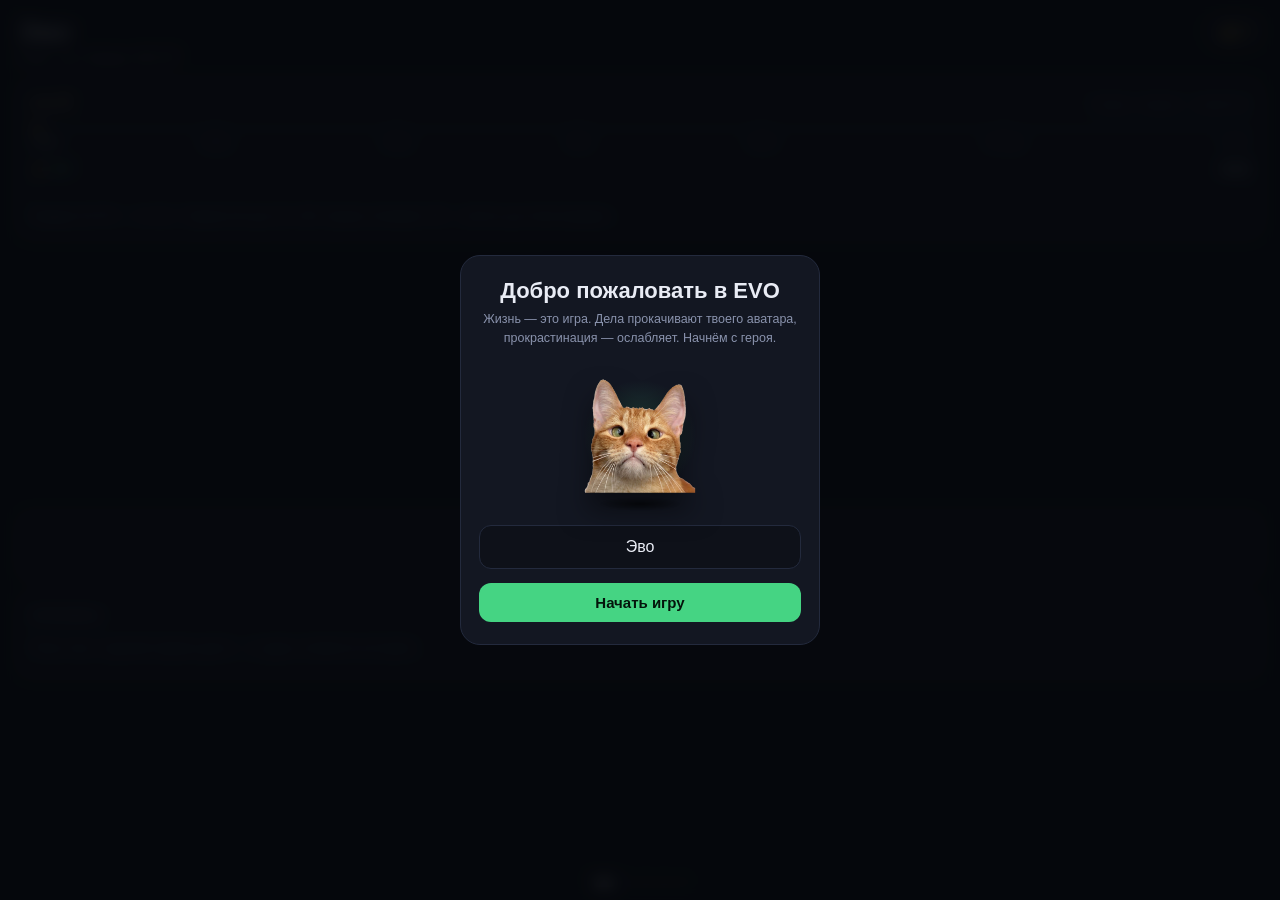
<file: index.html>
<!doctype html>
<html lang="ru">
<head>
  <meta charset="utf-8">
  <meta name="viewport" content="width=device-width, initial-scale=1, viewport-fit=cover, user-scalable=no">
  <title>EVO — жизнь как игра</title>
  <meta name="description" content="Игра-трекер против прокрастинации. Прокачивай аватара, копи ХП и баллы, меняй их на реальные награды.">
  <meta name="theme-color" content="#0a0c12">
  <link rel="manifest" href="manifest.webmanifest">
  <link rel="icon" href="icon-192.png">
  <link rel="apple-touch-icon" href="icon-192.png">
  <meta name="apple-mobile-web-app-capable" content="yes">
  <meta name="mobile-web-app-capable" content="yes">
  <meta name="apple-mobile-web-app-status-bar-style" content="black-translucent">
  <meta name="apple-mobile-web-app-title" content="EVO">
  <link rel="stylesheet" href="styles.css">
</head>
<body>

  <div class="pages" id="pages">

    <!-- ==================== 1. АВАТАР ==================== -->
    <section class="page" id="page-home">
      <header class="page-head">
        <div class="ph-left">
          <h1 id="avName">Эво</h1>
          <p class="stage-line" id="avStage">—</p>
        </div>
        <div class="chip coins-chip" id="coinsChip">💰 0</div>
      </header>

      <div class="card lvl-card">
        <div class="lvl-top">
          <span class="lvl-badge">LVL <b id="lvlNum">0</b></span>
          <span class="lvl-note">7 форм · каждая — новый кот</span>
        </div>
        <div class="lvl-track" id="lvlTrack">
          <div class="lvl-fill" id="lvlFill"></div>
        </div>
        <div class="xp-top">
          <span class="xp-lbl">⚡ XP</span>
          <span class="xp-num" id="xpNum">0/100</span>
        </div>
        <div class="xp-bar">
          <div class="xp-fill" id="xpFill"></div>
        </div>
        <p class="hint" style="margin:8px 0 0">Каждые 20 XP — +1 LVL. 7 форм кота до LVL 100. Срывы отнимают XP — вплоть до отката формы.</p>
      </div>

      <div class="avatar-stage" id="avatarBox">
        <div class="avatar-glow" id="avatarGlow"></div>
        <div class="hang"><img id="avatarImg" alt="Аватар" draggable="false"></div>
        <div class="floor-shadow"></div>
      </div>

      <div class="card today-card">
        <div class="today-line" id="todayLine">—</div>
        <div class="today-sub" id="todaySub">—</div>
      </div>

      <div class="card feed-card">
        <h3 class="card-title">Хроника</h3>
        <ul class="feed" id="feed"></ul>
      </div>
    </section>

    <!-- ==================== 2. ДЕЛА ==================== -->
    <section class="page" id="page-deeds">
      <header class="page-head">
        <div class="ph-left">
          <h1>Дела</h1>
          <p class="stage-line">Серийные и спонтанные</p>
        </div>
        <div class="chip coins-chip" id="coinsChip2">💰 0</div>
      </header>

      <div class="card week-card">
        <div class="week-top">
          <span>🎯 Неделя: <b id="weekNum">0/10</b> дел</span>
          <span class="week-prize" id="weekPrize">приз 20 💰</span>
        </div>
        <div class="goal-bar"><div class="goal-fill" id="weekFill"></div></div>
      </div>

      <div class="card">
        <h3 class="card-title">Серийные дела</h3>
        <p class="hint">Ежедневные привычки. Пропустил — теряешь серию и ХП. Выполнено сегодня — жми ещё раз, чтобы отменить.</p>
        <div id="deedList" class="deed-list"></div>
        <form id="deedForm" class="add-form" autocomplete="off">
          <input id="deedEmoji" placeholder="😎" maxlength="4" title="Эмодзи">
          <input id="deedName" placeholder="Новое дело (спорт, чтение…)" maxlength="30" required>
          <input id="deedPrice" placeholder="💰10" type="number" min="1" max="100" title="Цена дела в баллах">
          <button type="submit" class="btn accent">＋</button>
        </form>
        <div class="day-row" id="deedDays">
          <button type="button" class="day-btn on" data-d="1">Пн</button>
          <button type="button" class="day-btn on" data-d="2">Вт</button>
          <button type="button" class="day-btn on" data-d="3">Ср</button>
          <button type="button" class="day-btn on" data-d="4">Чт</button>
          <button type="button" class="day-btn on" data-d="5">Пт</button>
          <button type="button" class="day-btn on" data-d="6">Сб</button>
          <button type="button" class="day-btn on" data-d="0">Вс</button>
        </div>
        <p class="hint" id="deedHint">Дело даёт +5 XP и 💰 — цену назначаешь ты (по умолчанию 10). Дни выше — когда дело обязательно: в остальных серия спит и не ломается. Максимум 12 дел.</p>
      </div>

      <div class="card">
        <h3 class="card-title">Спонтанные дела</h3>
        <p class="hint">Сделал что-то полезное вне списка — запиши. +3 XP и +5 💰 за первые 5 записей в день, дальше — просто история.</p>
        <form id="spontForm" class="add-form" autocomplete="off">
          <input id="spontName" placeholder="Что сделал? (вымыл посуду, 10 отжиманий…)" maxlength="60" required>
          <button type="submit" class="btn accent">＋</button>
        </form>
        <p class="hint" id="spontLeft" style="margin:8px 0 0"></p>
        <div id="spontList" class="spont-list"></div>
      </div>
    </section>

    <!-- ==================== 3. МАГАЗИН ==================== -->
    <section class="page" id="page-shop">
      <header class="page-head">
        <div class="ph-left">
          <h1>Магазин</h1>
          <p class="stage-line">Потрать заслуженное</p>
        </div>
        <div class="chip coins-chip big" id="coinsChip3">💰 0</div>
      </header>

      <div class="card">
        <h3 class="card-title">Артефакты</h3>
        <div class="hint" id="invLine">Инвентарь: щитов 0/3</div>
        <div id="artifacts" class="shop-list"></div>
      </div>

      <div class="card">
        <h3 class="card-title">Награды</h3>
        <div class="goal-box hidden" id="goalBox"></div>
        <p class="hint">Твои реальные радости за баллы, разложены по категориям с минимальной ценой. 💭 Мечта — большие цели (поездка, техника): за монеты не продаются, копятся в реальных деньгах на экране «Мечты». Отметь 🎯 у награды, чтобы копить именно на неё.</p>
        <div id="shopList" class="shop-list"></div>
        <form id="shopForm" class="add-form wrap" autocomplete="off">
          <select id="shopCat" title="Категория награды"></select>
          <input id="shopEmoji" placeholder="🎁" maxlength="4" title="Эмодзи">
          <input id="shopName" placeholder="Награда (кино, пицца…)" maxlength="30" required>
          <input id="shopPrice" placeholder="💰" type="number" min="1" max="99999999" required>
          <button type="submit" class="btn accent">＋</button>
        </form>
      </div>

      <div class="card">
        <h3 class="card-title">Куплено</h3>
        <div id="purchases" class="purch-list"></div>
      </div>
    </section>

    <!-- ==================== 4. МЕЧТЫ ==================== -->
    <section class="page" id="page-dreams">
      <header class="page-head">
        <div class="ph-left">
          <h1>Мечты</h1>
          <p class="stage-line">Финансовый контроль · реальные деньги</p>
        </div>
      </header>

      <div class="card">
        <div class="dream-total" id="dreamTotal">0 ₽</div>
        <div class="dream-total-sub" id="dreamTotalSub">добавь первую мечту — форма ниже</div>
      </div>

      <div class="card">
        <h3 class="card-title">Копилки</h3>
        <p class="hint">Путешествие, машина, своя техника — большие цели копятся в рублях, монеты их не покупают. Вноси пополнения и смотри прогресс. Монеты — для наград поменьше.</p>
        <div id="dreamList" class="dream-list"></div>
        <form id="dreamForm" class="add-form" autocomplete="off">
          <input id="dreamEmoji" placeholder="🏝️" maxlength="4" title="Эмодзи">
          <input id="dreamName" placeholder="Мечта (Япония, машина…)" maxlength="30" required>
          <input id="dreamTarget" placeholder="₽ цель" type="number" min="1" max="999999999" required title="Цель в рублях">
          <button type="submit" class="btn accent">＋</button>
        </form>
      </div>
    </section>

    <!-- ==================== 5. ПРОФИЛЬ ==================== -->
    <section class="page" id="page-profile">
      <header class="page-head">
        <div class="ph-left">
          <h1>Профиль</h1>
          <p class="stage-line" id="profSub">—</p>
        </div>
      </header>

      <div class="stats-row">
        <div class="stat"><div class="stat-num" id="stDays">0</div><div class="stat-lbl">дней в игре</div></div>
        <div class="stat"><div class="stat-num" id="stDeeds">0</div><div class="stat-lbl">дел сделано</div></div>
        <div class="stat"><div class="stat-num" id="stMaxStreak">0</div><div class="stat-lbl">макс. серия</div></div>
        <div class="stat"><div class="stat-num" id="stSpent">0</div><div class="stat-lbl">💰 потрачено</div></div>
      </div>

      <div class="card">
        <h3 class="card-title">Достижения</h3>
        <p class="hint" id="achCount" style="margin:0 0 8px"></p>
        <div id="achGrid" class="ach-grid"></div>
      </div>

      <div class="card">
        <h3 class="card-title">Дела за 14 дней</h3>
        <div class="stat-bars" id="statsBars"></div>
      </div>

      <div class="card">
        <h3 class="card-title">Зал эволюции</h3>
        <p class="hint">Будущие формы скрыты — откроются по уровням. Зал хранит историю: форму можно потерять при срыве и вернуть делами.</p>
        <div id="evoGallery" class="evo-gallery"></div>
      </div>

      <div class="card">
        <h3 class="card-title">Настройки</h3>
        <div class="settings">
          <button id="installBtn" class="btn ghost wide hidden">📲 Установить приложение</button>
          <p class="hint hidden" id="iosHint">📱 iPhone: в Safari нажми «Поделиться» → «На экран “Домой”» — EVO появится иконкой и будет запускаться как приложение.</p>
          <label class="switch-label">
            <input type="checkbox" id="notifToggle">
            <span class="switch"></span>
            <span id="notifLabel">Напоминать, если дела не сделаны</span>
          </label>
          <div class="setting-row">
            <span>Время напоминания:</span>
            <input type="time" id="notifTime" value="21:00">
          </div>
          <div class="btn-row">
            <button id="exportBtn" class="btn ghost">Экспорт</button>
            <button id="importBtn" class="btn ghost">Импорт</button>
            <button id="resetBtn" class="btn danger">Сброс</button>
          </div>
          <input type="file" id="importFile" accept=".json" class="hidden">
          <p class="hint hidden" id="exportHint"></p>
          <p class="hint">Данные живут только в этом браузере. Регулярно делай экспорт.</p>
        </div>
      </div>
    </section>
  </div>

  <!-- точки-переключатели -->
  <nav class="dots" id="dots">
    <button class="dot active" data-i="0" title="Аватар"></button>
    <button class="dot" data-i="1" title="Дела"></button>
    <button class="dot" data-i="2" title="Магазин"></button>
    <button class="dot" data-i="3" title="Мечты"></button>
    <button class="dot" data-i="4" title="Профиль"></button>
  </nav>

  <div id="toast" class="toast hidden"></div>

  <!-- онбординг -->
  <div class="overlay hidden" id="onboard">
    <div class="onboard-card">
      <h2>Добро пожаловать в EVO</h2>
      <p class="hint">Жизнь — это игра. Дела прокачивают твоего аватара, прокрастинация — ослабляет. Начнём с героя.</p>
      <form id="onboardForm" autocomplete="off">
        <div class="onboard-stage">
          <div class="onboard-glow"></div>
          <div class="onboard-hang"><img src="design/ai/cat-1.png" alt="" draggable="false"></div>
          <div class="onboard-floor"></div>
        </div>
        <input id="onboardName" placeholder="Имя аватара" maxlength="16" value="Эво" required>
        <button type="submit" class="btn accent wide">Начать игру</button>
      </form>
    </div>
  </div>

  <script src="app.js"></script>
</body>
</html>
</file>
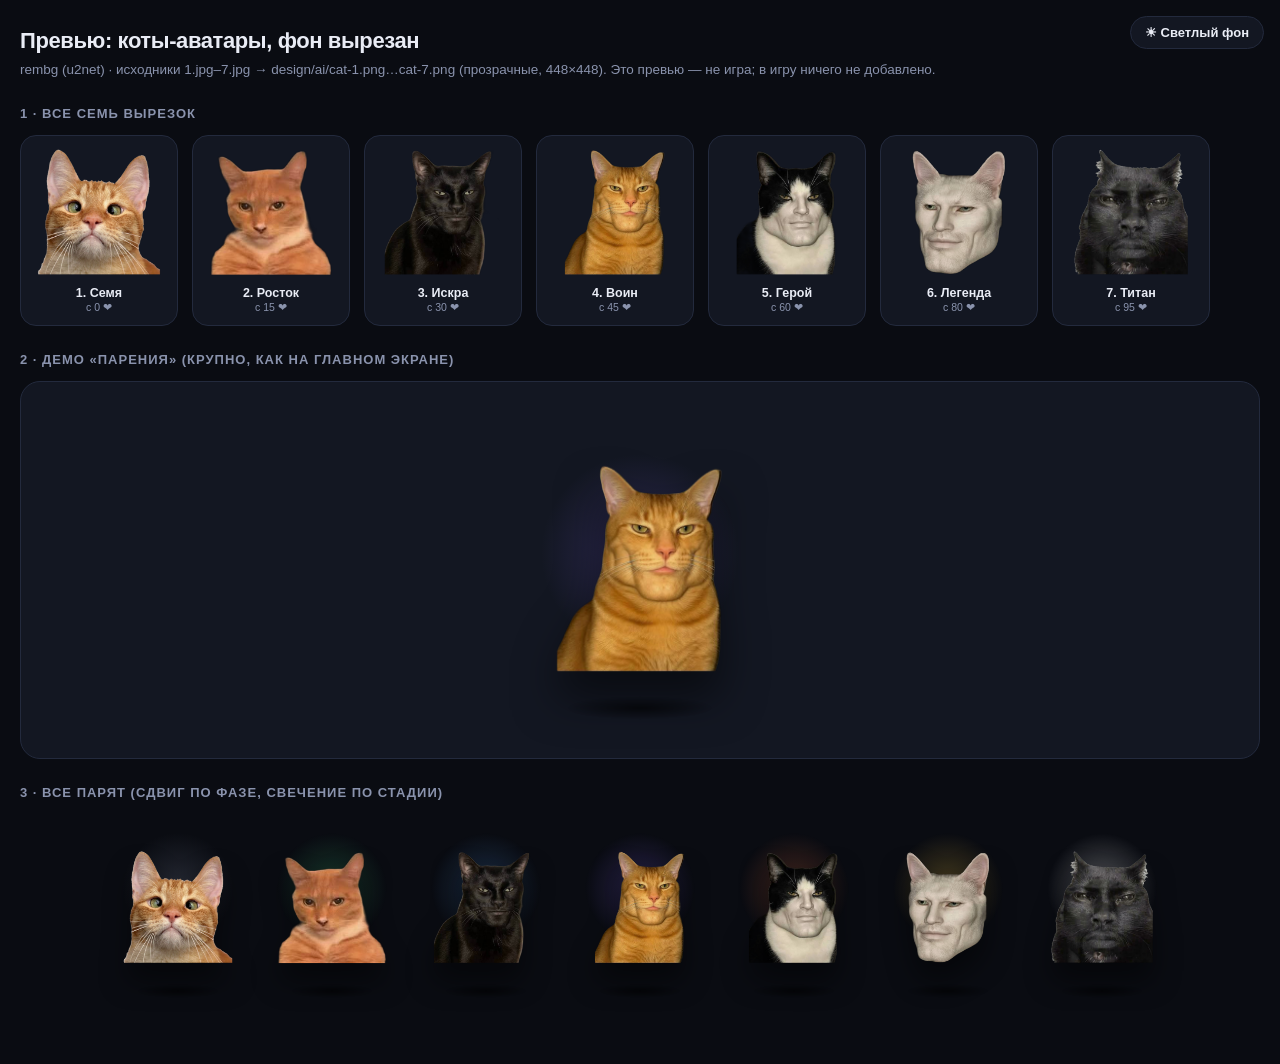
<file: design/ai/cats-preview.html>
<!doctype html>
<html lang="ru">
<head>
<meta charset="utf-8">
<meta name="viewport" content="width=device-width, initial-scale=1">
<title>EVO — превью аватаров-котов</title>
<style>
  :root {
    --bg: #0a0c12; --card: #131722; --card2: #181d2b; --line: #232a3d;
    --text: #e9ecf5; --muted: #8a93ad; --accent: #45d483;
  }
  * { margin:0; padding:0; box-sizing:border-box; }
  body {
    background: var(--bg); color: var(--text); min-height: 100vh;
    font-family: -apple-system, BlinkMacSystemFont, "Segoe UI", Roboto, sans-serif;
    padding: 28px 20px 60px;
  }
  body.light { background: #e8e9ee; color: #171a22; }
  h1 { font-size: 22px; font-weight: 900; letter-spacing: -0.4px; }
  .sub { color: var(--muted); font-size: 13.5px; margin: 6px 0 22px; line-height: 1.5; }
  body.light .sub { color: #5a6172; }

  .toggle {
    position: fixed; top: 16px; right: 16px; z-index: 10;
    border: 1px solid var(--line); background: var(--card); color: var(--text);
    border-radius: 999px; padding: 8px 14px; font-size: 13px; font-weight: 700; cursor: pointer;
  }
  body.light .toggle { background: #fff; color: #171a22; }

  h2 { font-size: 13px; font-weight: 800; text-transform: uppercase; letter-spacing: 1px; color: var(--muted); margin: 26px 0 14px; }

  /* ---- секция 1: все вырезки ---- */
  .grid { display: flex; flex-wrap: wrap; gap: 14px; }
  .cell {
    background: var(--card); border: 1px solid var(--line); border-radius: 16px;
    padding: 10px 10px 12px; text-align: center; width: 158px;
  }
  body.light .cell { background: #fff; }
  .cell img { width: 132px; height: 132px; object-fit: contain; }
  .cell .nm { font-size: 12.5px; font-weight: 800; margin-top: 4px; }
  .cell .th { font-size: 10.5px; color: var(--muted); margin-top: 1px; }

  /* ---- секция 2: парение (демо игровой анимации) ---- */
  .stage-wrap {
    background: var(--card); border: 1px solid var(--line); border-radius: 20px;
    padding: 26px 16px 30px; display: flex; justify-content: center;
  }
  body.light .stage-wrap { background: #fff; }
  .scene { position: relative; perspective: 720px; width: 260px; height: 320px; }
  .scene .glow {
    position: absolute; inset: 30px 30px 60px; border-radius: 50%;
    background: radial-gradient(circle, var(--glow, rgba(69,212,131,.22)) 0%, transparent 65%);
  }
  .hang { position: absolute; inset: 0; display: flex; align-items: center; justify-content: center; transform-style: preserve-3d; animation: hang 5.6s ease-in-out infinite; will-change: transform; }
  .hang img { width: 218px; filter: drop-shadow(0 26px 22px rgba(0,0,0,.5)); }
  body.light .hang img { filter: drop-shadow(0 26px 20px rgba(20,25,40,.35)); }
  @keyframes hang {
    0%,100% { transform: translateY(6px) rotateX(9deg) rotateY(-7deg) rotateZ(-1.6deg); }
    50%     { transform: translateY(-16px) rotateX(-5deg) rotateY(7deg) rotateZ(1.6deg); }
  }
  .floor-shadow {
    position: absolute; left: 50%; bottom: 8px; width: 150px; height: 24px; margin-left: -75px;
    border-radius: 50%;
    background: radial-gradient(ellipse, rgba(0,0,0,.6) 0%, transparent 68%);
    animation: shpulse 5.6s ease-in-out infinite;
  }
  body.light .floor-shadow { background: radial-gradient(ellipse, rgba(20,25,40,.35) 0%, transparent 68%); }
  @keyframes shpulse {
    0%,100% { transform: scaleX(1) scaleY(1); opacity: .55; }
    50%     { transform: scaleX(.78) scaleY(.9); opacity: .32; }
  }

  /* ---- секция 3: все семеро парят ---- */
  .float-grid { display: flex; flex-wrap: wrap; gap: 8px 6px; justify-content: center; }
  .fcell { position: relative; perspective: 560px; width: 148px; height: 190px;
    display: flex; align-items: center; justify-content: center; }
  .fcell .glow2 {
    position: absolute; width: 120px; height: 120px; top: 14px; border-radius: 50%;
    background: radial-gradient(circle, var(--glow, rgba(69,212,131,.2)) 0%, transparent 65%);
  }
  .fcell .hang2 { position: relative; animation: hang 5.6s ease-in-out infinite; will-change: transform; }
  .fcell .hang2 img { width: 118px; filter: drop-shadow(0 18px 14px rgba(0,0,0,.45)); }
  .fcell .floor2 {
    position: absolute; bottom: 6px; left: 50%; width: 84px; height: 14px; margin-left: -42px; border-radius: 50%;
    background: radial-gradient(ellipse, rgba(0,0,0,.55) 0%, transparent 68%);
    animation: shpulse 5.6s ease-in-out infinite;
  }
  .d1 { animation-delay: -.8s !important; } .d2 { animation-delay: -1.6s !important; }
  .d3 { animation-delay: -2.4s !important; } .d4 { animation-delay: -3.2s !important; }
  .d5 { animation-delay: -4s !important; }  .d6 { animation-delay: -4.8s !important; }
</style>
</head>
<body>
  <button class="toggle" onclick="document.body.classList.toggle('light')">☀ Светлый фон</button>
  <h1>Превью: коты-аватары, фон вырезан</h1>
  <p class="sub">rembg (u2net) · исходники 1.jpg–7.jpg → design/ai/cat-1.png…cat-7.png (прозрачные, 448×448). Это превью — не игра; в игру ничего не добавлено.</p>

  <h2>1 · Все семь вырезок</h2>
  <div class="grid" id="grid"></div>

  <h2>2 · Демо «парения» (крупно, как на главном экране)</h2>
  <div class="stage-wrap">
    <div class="scene">
      <div class="glow" id="bigGlow"></div>
      <div class="hang"><img src="cat-4.png" alt=""></div>
      <div class="floor-shadow"></div>
    </div>
  </div>

  <h2>3 · Все парят (сдвиг по фазе, свечение по стадии)</h2>
  <div class="float-grid" id="fgrid"></div>

<script>
  const NAMES = ['Семя','Росток','Искра','Воин','Герой','Легенда','Титан'];
  const MINS  = [0,15,30,45,60,80,95];
  const GLOWS = ['rgba(138,147,173,.22)','rgba(69,212,131,.22)','rgba(88,166,255,.22)','rgba(138,107,255,.24)','rgba(255,122,69,.24)','rgba(245,197,66,.26)','rgba(255,255,255,.3)'];
  const g = document.getElementById('grid');
  for (let i = 1; i <= 7; i++) {
    g.insertAdjacentHTML('beforeend',
      `<div class="cell"><img src="cat-${i}.png" alt=""><div class="nm">${i}. ${NAMES[i-1]}</div><div class="th">с ${MINS[i-1]} ❤</div></div>`);
  }
  const fg = document.getElementById('fgrid');
  for (let i = 1; i <= 7; i++) {
    fg.insertAdjacentHTML('beforeend',
      `<div class="fcell"><div class="glow2" style="--glow:${GLOWS[i-1]}"></div>
        <div class="hang2 ${i>1 ? 'd'+(i%6):''}"><img src="cat-${i}.png" alt=""></div>
        <div class="floor2 ${i>1 ? 'd'+(i%6):''}"></div></div>`);
  }
  const sel = 4; // крупное демо — стадия 4
  document.getElementById('bigGlow').style.setProperty('--glow', GLOWS[sel-1]);
</script>
</body>
</html>
</file>
<file: styles.css>
/* ============================================================
   EVO — жизнь как игра · тёмная ретро-тема
   5 свайп-экранов как на главном экране iPhone
   ============================================================ */

:root {
  --bg: #0a0c12;
  --bg2: #0e1119;
  --card: #131722;
  --card2: #181d2b;
  --line: #232a3d;
  --text: #e9ecf5;
  --muted: #8a93ad;
  --accent: #45d483;      /* ХП, рост */
  --accent-dark: #1f7a4c;
  --gold: #f5c542;        /* баллы */
  --gold-dark: #a87f16;
  --danger: #ff5d5d;
  --info: #58a6ff;
  --radius: 16px;
  --dots-h: 34px;
}

* { margin: 0; padding: 0; box-sizing: border-box; -webkit-tap-highlight-color: transparent; }

html, body {
  height: 100%;
  background: var(--bg);
  color: var(--text);
  font-family: -apple-system, BlinkMacSystemFont, "Segoe UI", Roboto, sans-serif;
  overscroll-behavior: none;
  -webkit-font-smoothing: antialiased;
}

body { position: fixed; inset: 0; }

.hidden { display: none !important; }

/* ---------- свайп-страницы ---------- */
.pages {
  display: flex;
  height: 100%;
  overflow-x: auto;
  overflow-y: hidden;
  scroll-snap-type: x mandatory;
  scrollbar-width: none;
}
.pages::-webkit-scrollbar { display: none; }

.page {
  flex: 0 0 100%;
  height: 100%;
  overflow-y: auto;
  scroll-snap-align: start;
  scroll-snap-stop: always;
  -webkit-overflow-scrolling: touch;
  padding: calc(14px + env(safe-area-inset-top)) 16px calc(var(--dots-h) + 24px + env(safe-area-inset-bottom));
}

/* ---------- шапка страницы ---------- */
.page-head {
  display: flex;
  align-items: flex-start;
  justify-content: space-between;
  gap: 10px;
  padding: 2px 2px 14px;
}
.page-head h1 {
  font-size: 28px;
  font-weight: 800;
  letter-spacing: -0.5px;
}
.stage-line { color: var(--muted); font-size: 13px; margin-top: 2px; }

.chip {
  background: var(--card);
  border: 1px solid var(--line);
  border-radius: 999px;
  padding: 6px 12px;
  font-size: 14px;
  font-weight: 700;
  white-space: nowrap;
}
.chip.big { font-size: 16px; padding: 8px 14px; }
.chip.coins-chip { color: var(--gold); border-color: rgba(245, 197, 66, 0.25); }

/* ---------- карточки ---------- */
.card {
  background: var(--card);
  border: 1px solid var(--line);
  border-radius: var(--radius);
  padding: 14px;
  margin-bottom: 12px;
}
.card-title { font-size: 13px; font-weight: 800; text-transform: uppercase; letter-spacing: 1px; color: var(--muted); margin-bottom: 10px; }
.hint { color: var(--muted); font-size: 12.5px; line-height: 1.45; margin: 6px 0 10px; }

/* ---------- шкала LVL + XP ---------- */
.lvl-card { padding: 12px 14px 12px; }
.lvl-top { display: flex; justify-content: space-between; align-items: baseline; margin-bottom: 10px; }
.lvl-badge { font-weight: 900; font-size: 14px; color: var(--gold); white-space: nowrap; }
.lvl-badge b { font-size: 18px; font-variant-numeric: tabular-nums; }
.lvl-note { color: var(--muted); font-size: 11.5px; }
.lvl-track { position: relative; height: 26px; margin: 0 2px 12px; }
.lvl-track::before {
  content: "";
  position: absolute;
  left: 0; right: 0; top: 5px;
  height: 2px;
  border-radius: 1px;
  background: var(--line);
}
.lvl-fill {
  position: absolute;
  left: 0; top: 5px;
  height: 2px;
  border-radius: 1px;
  background: linear-gradient(90deg, var(--accent-dark), var(--accent));
  width: 0%;
  transition: width 0.6s cubic-bezier(0.2, 0.9, 0.3, 1);
}
.lvl-mark {
  position: absolute;
  top: 13px;
  transform: translateX(-50%);
  font-size: 9.5px;
  color: var(--muted);
  white-space: nowrap;
}
.lvl-mark::before {
  content: "";
  position: absolute;
  left: 50%;
  top: -11px;
  width: 7px;
  height: 7px;
  border-radius: 50%;
  background: var(--line);
  transform: translateX(-50%);
  transition: background 0.3s;
}
.lvl-mark.edge-l { transform: none; }
.lvl-mark.edge-r { transform: translateX(-100%); }
.lvl-mark.edge-l::before { left: 1px; transform: none; }
.lvl-mark.edge-r::before { left: auto; right: 1px; transform: none; }
.lvl-mark.passed { color: var(--accent); }
.lvl-mark.passed::before { background: var(--accent); }
.lvl-mark.current { color: var(--text); font-weight: 800; }
.lvl-mark.current::before { background: var(--gold); box-shadow: 0 0 8px rgba(245, 197, 66, 0.8); }
.xp-top { display: flex; justify-content: space-between; align-items: baseline; margin-bottom: 8px; }
.xp-lbl { font-weight: 800; font-size: 14px; color: var(--accent); }
.xp-num { font-weight: 800; font-size: 14px; font-variant-numeric: tabular-nums; }
.xp-bar {
  position: relative;
  height: 14px;
  border-radius: 8px;
  background: var(--bg2);
  border: 1px solid var(--line);
  overflow: hidden;
}
.xp-fill {
  height: 100%;
  width: 0%;
  border-radius: 7px;
  background: linear-gradient(90deg, var(--accent-dark), var(--accent));
  transition: width 0.6s cubic-bezier(0.2, 0.9, 0.3, 1);
}
.xp-fill.low { background: linear-gradient(90deg, #7a2a2a, var(--danger)); }

/* ---------- аватар: парящий кот ---------- */
.avatar-stage {
  position: relative;
  display: flex;
  align-items: center;
  justify-content: center;
  height: 250px;
  margin: 6px 0 12px;
  perspective: 720px;
}
.avatar-glow {
  position: absolute;
  width: 200px;
  height: 200px;
  border-radius: 50%;
  background: radial-gradient(circle, rgba(69, 212, 131, 0.22) 0%, transparent 65%);
  transition: background 0.6s;
  pointer-events: none;
}
.hang {
  position: relative;
  display: flex;
  align-items: center;
  justify-content: center;
  transform-style: preserve-3d;
  animation: hang 5.6s ease-in-out infinite;
  will-change: transform;
}
.hang img {
  display: block;
  width: 210px;
  cursor: pointer;
  user-select: none;
  -webkit-user-drag: none;
  filter: drop-shadow(0 26px 22px rgba(0, 0, 0, 0.5));
}
.hang img.pop { animation: pop 0.4s ease; }
.floor-shadow {
  position: absolute;
  left: 50%;
  bottom: 6px;
  width: 148px;
  height: 24px;
  margin-left: -74px;
  border-radius: 50%;
  background: radial-gradient(ellipse, rgba(0, 0, 0, 0.6) 0%, transparent 68%);
  animation: shpulse 5.6s ease-in-out infinite;
  pointer-events: none;
}
@keyframes hang {
  0%, 100% { transform: translateY(6px) rotateX(9deg) rotateY(-7deg) rotateZ(-1.6deg); }
  50%      { transform: translateY(-16px) rotateX(-5deg) rotateY(7deg) rotateZ(1.6deg); }
}
@keyframes shpulse {
  0%, 100% { transform: scaleX(1) scaleY(1); opacity: 0.55; }
  50%      { transform: scaleX(0.78) scaleY(0.9); opacity: 0.32; }
}
@keyframes pop {
  0% { transform: scale(1); }
  40% { transform: scale(1.14) rotate(-2deg); }
  100% { transform: scale(1); }
}

.float-idx {
  position: absolute;
  font-weight: 900;
  font-size: 20px;
  pointer-events: none;
  animation: floatUp 1.2s ease forwards;
  z-index: 5;
  text-shadow: 0 2px 8px rgba(0,0,0,0.6);
}
@keyframes floatUp {
  0% { opacity: 0; transform: translateY(6px) scale(0.8); }
  15% { opacity: 1; transform: translateY(0) scale(1.1); }
  100% { opacity: 0; transform: translateY(-56px) scale(1); }
}

/* ---------- карточка «сегодня» ---------- */
.today-card { text-align: center; padding: 14px; }
.today-line { font-size: 17px; font-weight: 800; }
.today-line.done { color: var(--accent); }
.today-sub { color: var(--muted); font-size: 13px; margin-top: 4px; }

/* ---------- хроника ---------- */
.feed { list-style: none; }
.feed li {
  display: flex;
  gap: 8px;
  align-items: baseline;
  padding: 7px 0;
  border-bottom: 1px solid var(--line);
  font-size: 13.5px;
}
.feed li:last-child { border-bottom: none; }
.feed .f-ico { flex: 0 0 20px; text-align: center; }
.feed .f-txt { flex: 1; line-height: 1.35; }
.feed .f-date { color: var(--muted); font-size: 11px; white-space: nowrap; }
.feed li.good .f-txt { color: #b9ecd0; }
.feed li.bad .f-txt { color: #f3b8b8; }
.feed-empty { color: var(--muted); font-size: 13px; padding: 6px 0; }

/* ---------- дела ---------- */
.deed-list { display: flex; flex-direction: column; gap: 8px; margin-bottom: 4px; }
.deed {
  display: flex;
  align-items: center;
  gap: 10px;
  background: var(--card2);
  border: 1px solid var(--line);
  border-radius: 14px;
  padding: 10px 12px;
}
.deed.done { border-color: rgba(69, 212, 131, 0.45); background: rgba(69, 212, 131, 0.07); }
.deed-emoji { font-size: 22px; flex: 0 0 30px; text-align: center; }
.deed-body { flex: 1; min-width: 0; }
.deed-name { font-weight: 700; font-size: 15px; overflow: hidden; text-overflow: ellipsis; white-space: nowrap; }
.deed.done .deed-name { color: var(--muted); text-decoration: line-through; }
.deed-meta { font-size: 12px; color: var(--muted); margin-top: 2px; }
.deed-meta .fire { color: #ff9a4d; font-weight: 700; }
.deed-check {
  flex: 0 0 44px;
  height: 44px;
  border-radius: 12px;
  border: 2px solid var(--line);
  background: var(--bg2);
  color: var(--muted);
  font-size: 20px;
  font-weight: 900;
  cursor: pointer;
  transition: all 0.15s;
}
.deed-check:active { transform: scale(0.92); }
.deed.done .deed-check {
  background: var(--accent);
  border-color: var(--accent);
  color: #04140b;
}
.deed-mini-btn {
  border: 1px solid var(--line);
  background: var(--bg2);
  color: var(--muted);
  border-radius: 8px;
  font-size: 11.5px;
  padding: 5px 8px;
  margin-top: 5px;
  cursor: pointer;
}
.deed-del {
  flex: 0 0 30px;
  height: 30px;
  border: none;
  background: none;
  color: var(--muted);
  font-size: 15px;
  cursor: pointer;
  opacity: 0.6;
}
.deed-del:active { opacity: 1; }

/* спонтанные */
.spont-list { display: flex; flex-direction: column; gap: 6px; }
.spont-item {
  display: flex;
  align-items: center;
  gap: 8px;
  background: var(--card2);
  border: 1px solid var(--line);
  border-radius: 12px;
  padding: 8px 12px;
  font-size: 14px;
}
.spont-item .s-name { flex: 1; min-width: 0; overflow: hidden; text-overflow: ellipsis; white-space: nowrap; }
.spont-item .s-rew { color: var(--muted); font-size: 12px; white-space: nowrap; }
.spont-item button {
  border: none; background: none; color: var(--muted); font-size: 14px; cursor: pointer; padding: 2px 4px;
}
.spont-empty { color: var(--muted); font-size: 13px; padding: 4px 0 0; }

/* ---------- формы ---------- */
.add-form { display: flex; gap: 8px; }
.add-form input {
  background: var(--bg2);
  border: 1px solid var(--line);
  border-radius: 12px;
  color: var(--text);
  padding: 11px 12px;
  font-size: 15px;
  min-width: 0;
  outline: none;
}
.add-form input:focus { border-color: var(--accent); }
.add-form input[type="number"] { width: 72px; }
.add-form #deedPrice { width: 66px; }
.add-form #deedEmoji, .add-form #shopEmoji { width: 52px; text-align: center; }
.add-form input[name="name"], .add-form #deedName, .add-form #spontName, .add-form #shopName { flex: 1; }

.btn {
  border: none;
  border-radius: 12px;
  padding: 11px 16px;
  font-size: 15px;
  font-weight: 800;
  cursor: pointer;
  transition: transform 0.12s, opacity 0.12s;
}
.btn:active { transform: scale(0.95); }
.btn.accent { background: var(--accent); color: #04140b; }
.btn.ghost { background: var(--bg2); color: var(--text); border: 1px solid var(--line); }
.btn.danger { background: rgba(255, 93, 93, 0.12); color: var(--danger); border: 1px solid rgba(255, 93, 93, 0.35); }
.btn.wide { width: 100%; }
.btn:disabled { opacity: 0.4; cursor: default; transform: none; }

/* ---------- магазин ---------- */
.shop-list { display: flex; flex-direction: column; gap: 8px; margin-bottom: 6px; }
.shop-item {
  display: flex;
  align-items: center;
  gap: 10px;
  background: var(--card2);
  border: 1px solid var(--line);
  border-radius: 14px;
  padding: 10px 12px;
}
.shop-item .si-emoji { font-size: 22px; flex: 0 0 30px; text-align: center; }
.shop-item .si-body { flex: 1; min-width: 0; }
.shop-item .si-name { font-weight: 700; font-size: 15px; overflow: hidden; text-overflow: ellipsis; white-space: nowrap; }
.shop-item .si-price { color: var(--gold); font-size: 13px; font-weight: 700; margin-top: 2px; }
.shop-item .si-price.affordable { color: var(--gold); }
.shop-item .si-price.expensive { color: var(--muted); }
.buy-btn {
  flex: 0 0 auto;
  border: none;
  border-radius: 12px;
  padding: 10px 16px;
  font-weight: 900;
  font-size: 14px;
  background: var(--gold);
  color: #231a02;
  cursor: pointer;
  transition: transform 0.12s;
}
.buy-btn:active { transform: scale(0.94); }
.buy-btn:disabled { background: var(--bg2); color: var(--muted); border: 1px solid var(--line); }
.shop-del { border: none; background: none; color: var(--muted); font-size: 14px; cursor: pointer; padding: 4px; }

.purch-list { display: flex; flex-direction: column; gap: 6px; }
.purch-item {
  display: flex;
  align-items: center;
  gap: 8px;
  font-size: 14px;
  padding: 8px 4px;
  border-bottom: 1px solid var(--line);
}
.purch-item:last-child { border-bottom: none; }
.purch-item .p-name { flex: 1; }
.purch-item .p-price { color: var(--gold); font-size: 13px; font-weight: 700; }
.purch-item .p-date { color: var(--muted); font-size: 11.5px; }
.purch-empty { color: var(--muted); font-size: 13px; }

/* ---------- цель накопления ---------- */
.goal-box {
  background: rgba(245, 197, 66, 0.07);
  border: 1px solid rgba(245, 197, 66, 0.3);
  border-radius: 14px;
  padding: 12px;
  margin-bottom: 10px;
}
.goal-top { display: flex; justify-content: space-between; align-items: baseline; gap: 8px; font-size: 14px; }
.goal-top b { color: var(--gold); }
.goal-num { color: var(--gold); font-weight: 800; font-size: 13px; white-space: nowrap; font-variant-numeric: tabular-nums; }
.goal-bar { height: 10px; border-radius: 6px; background: var(--bg2); border: 1px solid var(--line); overflow: hidden; margin: 8px 0 6px; }
.goal-fill { height: 100%; border-radius: 5px; background: linear-gradient(90deg, var(--gold-dark), var(--gold)); transition: width 0.5s; }
.goal-sub { font-size: 12px; color: var(--muted); }
.goal-btn {
  flex: 0 0 34px;
  height: 34px;
  border: 1px solid var(--line);
  background: var(--bg2);
  border-radius: 10px;
  font-size: 15px;
  cursor: pointer;
  opacity: 0.45;
  filter: grayscale(1);
  transition: all 0.15s;
}
.goal-btn.active { opacity: 1; filter: none; background: rgba(245, 197, 66, 0.15); border-color: rgba(245, 197, 66, 0.5); }

/* ---------- профиль ---------- */
.stats-row {
  display: grid;
  grid-template-columns: repeat(4, 1fr);
  gap: 8px;
  margin-bottom: 12px;
}
.stat {
  background: var(--card);
  border: 1px solid var(--line);
  border-radius: 14px;
  padding: 12px 6px;
  text-align: center;
}
.stat-num { font-size: 19px; font-weight: 900; font-variant-numeric: tabular-nums; }
.stat-lbl { font-size: 10.5px; color: var(--muted); margin-top: 3px; line-height: 1.25; }

.evo-gallery {
  display: grid;
  grid-template-columns: repeat(3, 1fr);
  gap: 8px;
}
.evo-cell {
  background: var(--card2);
  border: 1px solid var(--line);
  border-radius: 14px;
  padding: 10px 6px;
  text-align: center;
}
.evo-cell.locked { opacity: 0.55; }
.ev-mystery {
  width: 78px;
  height: 78px;
  margin: 0 auto;
  display: flex;
  align-items: center;
  justify-content: center;
  font-size: 34px;
  font-weight: 900;
  color: var(--muted);
  background: var(--bg2);
  border-radius: 12px;
}
.evo-cell img {
  width: 78px;
  height: 78px;
  object-fit: contain;
  filter: drop-shadow(0 8px 7px rgba(0, 0, 0, 0.45));
}
.evo-cell:nth-child(7) { grid-column: 2; }
.evo-cell .ev-name { font-size: 12.5px; font-weight: 800; margin-top: 4px; }
.evo-cell .ev-sub { font-size: 10px; color: var(--muted); margin-top: 1px; }
.evo-cell.current { border-color: var(--accent); }

.settings { display: flex; flex-direction: column; gap: 12px; }
.switch-label { display: flex; align-items: center; gap: 10px; font-size: 14px; cursor: pointer; }
.switch-label input[type="checkbox"] { display: none; }
.switch {
  flex: 0 0 46px;
  height: 28px;
  border-radius: 999px;
  background: var(--bg2);
  border: 1px solid var(--line);
  position: relative;
  transition: background 0.2s;
}
.switch::after {
  content: "";
  position: absolute;
  top: 2px; left: 2px;
  width: 22px; height: 22px;
  border-radius: 50%;
  background: var(--muted);
  transition: all 0.2s;
}
.switch-label input:checked + .switch { background: rgba(69, 212, 131, 0.25); border-color: var(--accent); }
.switch-label input:checked + .switch::after { left: 20px; background: var(--accent); }
.setting-row { display: flex; align-items: center; justify-content: space-between; font-size: 14px; }
.setting-row input[type="time"] {
  background: var(--bg2);
  border: 1px solid var(--line);
  border-radius: 10px;
  color: var(--text);
  padding: 8px 10px;
  font-size: 14px;
  outline: none;
}
.btn-row { display: flex; gap: 8px; }
.btn-row .btn { flex: 1; font-size: 13.5px; padding: 10px 8px; }

/* ---------- точки-переключатели ---------- */
.dots {
  position: fixed;
  left: 0; right: 0; bottom: 0;
  height: calc(var(--dots-h) + env(safe-area-inset-bottom));
  padding-bottom: env(safe-area-inset-bottom);
  display: flex;
  align-items: center;
  justify-content: center;
  gap: 10px;
  z-index: 50;
}
.dot {
  width: 8px; height: 8px;
  border-radius: 50%;
  border: none;
  background: var(--line);
  cursor: pointer;
  padding: 0;
  transition: all 0.25s;
}
.dot.active { background: var(--text); width: 20px; border-radius: 5px; }

/* ---------- тост ---------- */
.toast {
  position: fixed;
  top: calc(14px + env(safe-area-inset-top));
  left: 50%;
  transform: translateX(-50%);
  background: var(--card2);
  border: 1px solid var(--line);
  color: var(--text);
  border-radius: 12px;
  padding: 10px 18px;
  font-size: 14px;
  font-weight: 600;
  z-index: 100;
  max-width: 86vw;
  text-align: center;
  box-shadow: 0 8px 30px rgba(0,0,0,0.5);
  animation: toastIn 0.25s ease;
}
@keyframes toastIn {
  from { opacity: 0; transform: translateX(-50%) translateY(-8px); }
  to { opacity: 1; transform: translateX(-50%) translateY(0); }
}

/* ---------- онбординг ---------- */
.overlay {
  position: fixed;
  inset: 0;
  background: rgba(6, 8, 13, 0.92);
  backdrop-filter: blur(8px);
  -webkit-backdrop-filter: blur(8px);
  z-index: 200;
  display: flex;
  align-items: center;
  justify-content: center;
  padding: 24px;
}
.onboard-card {
  background: var(--card);
  border: 1px solid var(--line);
  border-radius: 20px;
  padding: 22px 18px;
  width: 100%;
  max-width: 360px;
  text-align: center;
}
.onboard-card h2 { font-size: 22px; font-weight: 900; margin-bottom: 6px; }
.onboard-card .hint { margin-bottom: 14px; }
.onboard-card input {
  width: 100%;
  background: var(--bg2);
  border: 1px solid var(--line);
  border-radius: 12px;
  color: var(--text);
  padding: 12px 14px;
  font-size: 16px;
  text-align: center;
  outline: none;
  margin-bottom: 14px;
}
.onboard-card input:focus { border-color: var(--accent); }
/* мини-сцена с котёнком на онбординге */
.onboard-stage {
  position: relative;
  height: 150px;
  margin-bottom: 14px;
  display: flex;
  align-items: center;
  justify-content: center;
  perspective: 560px;
}
.onboard-glow {
  position: absolute;
  width: 122px;
  height: 122px;
  border-radius: 50%;
  background: radial-gradient(circle, rgba(69, 212, 131, 0.22) 0%, transparent 65%);
  pointer-events: none;
}
.onboard-hang {
  position: relative;
  transform-style: preserve-3d;
  animation: hang 5.6s ease-in-out infinite;
  will-change: transform;
}
.onboard-hang img {
  display: block;
  width: 120px;
  user-select: none;
  -webkit-user-drag: none;
  filter: drop-shadow(0 16px 14px rgba(0, 0, 0, 0.5));
}
.onboard-floor {
  position: absolute;
  bottom: 0;
  left: 50%;
  width: 84px;
  height: 14px;
  margin-left: -42px;
  border-radius: 50%;
  background: radial-gradient(ellipse, rgba(0, 0, 0, 0.55) 0%, transparent 68%);
  animation: shpulse 5.6s ease-in-out infinite;
  pointer-events: none;
}

/* ---------- мелочи ---------- */

/* ---------- категории наград ---------- */
.add-form select {
  background: var(--bg2);
  border: 1px solid var(--line);
  border-radius: 12px;
  color: var(--text);
  padding: 11px 12px;
  font-size: 14px;
  font-weight: 600;
  min-width: 0;
  outline: none;
  appearance: none;
  -webkit-appearance: none;
}
.add-form select:focus { border-color: var(--accent); }
.add-form.wrap { flex-wrap: wrap; }
.add-form #shopCat { flex: 1 1 100%; }
.add-form #shopPrice { flex: 0 0 86px; }

.cat-head {
  font-size: 11px;
  font-weight: 800;
  text-transform: uppercase;
  letter-spacing: 1px;
  color: var(--muted);
  margin: 12px 0 6px;
}
#shopList .cat-head:first-child { margin-top: 0; }

/* ---------- мечты (копилки в реальных деньгах) ---------- */
.dream-total {
  font-size: 26px;
  font-weight: 900;
  color: var(--accent);
  font-variant-numeric: tabular-nums;
  letter-spacing: -0.5px;
}
.dream-total-sub { color: var(--muted); font-size: 12.5px; margin-top: 3px; }

.dream-list { display: flex; flex-direction: column; gap: 10px; margin-bottom: 8px; }
.dream {
  background: var(--card2);
  border: 1px solid var(--line);
  border-radius: 14px;
  padding: 12px;
}
.dream.done { border-color: rgba(245, 197, 66, 0.5); }
.dream-top { display: flex; align-items: center; gap: 10px; }
.dream-emoji { font-size: 24px; flex: 0 0 32px; text-align: center; }
.dream-body { flex: 1; min-width: 0; }
.dream-name { font-weight: 700; font-size: 15px; overflow: hidden; text-overflow: ellipsis; white-space: nowrap; }
.dream-nums { font-size: 12.5px; color: var(--muted); margin-top: 2px; font-variant-numeric: tabular-nums; }
.dream-nums b { color: var(--accent); font-weight: 800; }
.dream.done .dream-nums b { color: var(--gold); }
.dream-bar {
  height: 12px;
  border-radius: 7px;
  background: var(--bg2);
  border: 1px solid var(--line);
  overflow: hidden;
  margin: 10px 0 9px;
}
.dream-fill {
  height: 100%;
  border-radius: 6px;
  background: linear-gradient(90deg, var(--accent-dark), var(--accent));
  transition: width 0.5s;
}
.dream.done .dream-fill { background: linear-gradient(90deg, var(--gold-dark), var(--gold)); }
.dream-ops { display: flex; gap: 8px; align-items: center; }
.dream-ops input {
  flex: 1;
  min-width: 0;
  background: var(--bg2);
  border: 1px solid var(--line);
  border-radius: 10px;
  color: var(--text);
  padding: 9px 10px;
  font-size: 14px;
  outline: none;
}
.dream-ops input:focus { border-color: var(--accent); }
.mini-btn {
  flex: 0 0 42px;
  height: 38px;
  border: 1px solid var(--line);
  background: var(--bg2);
  border-radius: 10px;
  color: var(--text);
  font-size: 17px;
  font-weight: 800;
  cursor: pointer;
  transition: transform 0.12s;
}
.mini-btn:active { transform: scale(0.93); }

/* ---------- расписание дней у дела ---------- */
.day-row { display: flex; gap: 6px; margin-top: 8px; }
.day-btn {
  flex: 1;
  border: 1px solid var(--line);
  background: var(--bg2);
  color: var(--muted);
  border-radius: 9px;
  padding: 8px 0;
  font-size: 11.5px;
  font-weight: 700;
  cursor: pointer;
  transition: all 0.15s;
}
.day-btn.on { background: rgba(69, 212, 131, 0.14); border-color: rgba(69, 212, 131, 0.5); color: var(--accent); }

/* ---------- недельный челлендж ---------- */
.week-card { padding: 12px 14px; }
.week-top { display: flex; justify-content: space-between; align-items: baseline; font-size: 14px; margin-bottom: 8px; }
.week-top b { color: var(--gold); font-variant-numeric: tabular-nums; }
.week-prize { color: var(--gold); font-size: 12.5px; font-weight: 700; }

/* ---------- достижения ---------- */
.ach-grid { display: grid; grid-template-columns: repeat(3, 1fr); gap: 8px; }
.ach-cell {
  background: var(--card2);
  border: 1px solid var(--line);
  border-radius: 12px;
  padding: 10px 6px;
  text-align: center;
  opacity: 0.42;
}
.ach-cell.got { opacity: 1; border-color: rgba(245, 197, 66, 0.35); }
.ach-ico { font-size: 22px; }
.ach-name { font-size: 11px; font-weight: 800; margin-top: 4px; }
.ach-sub { font-size: 9.5px; color: var(--muted); margin-top: 1px; line-height: 1.25; }

/* ---------- дела за 14 дней ---------- */
.stat-bars { display: flex; align-items: stretch; gap: 5px; height: 92px; padding-top: 4px; }
.stat-col { flex: 1; display: flex; flex-direction: column; align-items: center; justify-content: flex-end; gap: 3px; }
.stat-val { font-size: 9.5px; color: var(--muted); line-height: 1; }
.stat-bar {
  width: 100%;
  max-width: 16px;
  border-radius: 4px 4px 2px 2px;
  background: linear-gradient(180deg, var(--accent), var(--accent-dark));
  min-height: 3px;
}
.stat-day { font-size: 8.5px; color: var(--muted); line-height: 1; }

/* ---------- история мечты ---------- */
.dream-hist { font-size: 11px; color: var(--muted); margin-top: 7px; line-height: 1.55; }

/* ---------- конфетти ---------- */
.confetti {
  position: fixed;
  top: -14px;
  width: 8px;
  height: 14px;
  border-radius: 2px;
  z-index: 300;
  pointer-events: none;
  animation: confFall 1.5s ease-in forwards;
}
@keyframes confFall {
  to { transform: translate(var(--dx, 0), 108vh) rotate(540deg); opacity: 0.85; }
}
</file>
